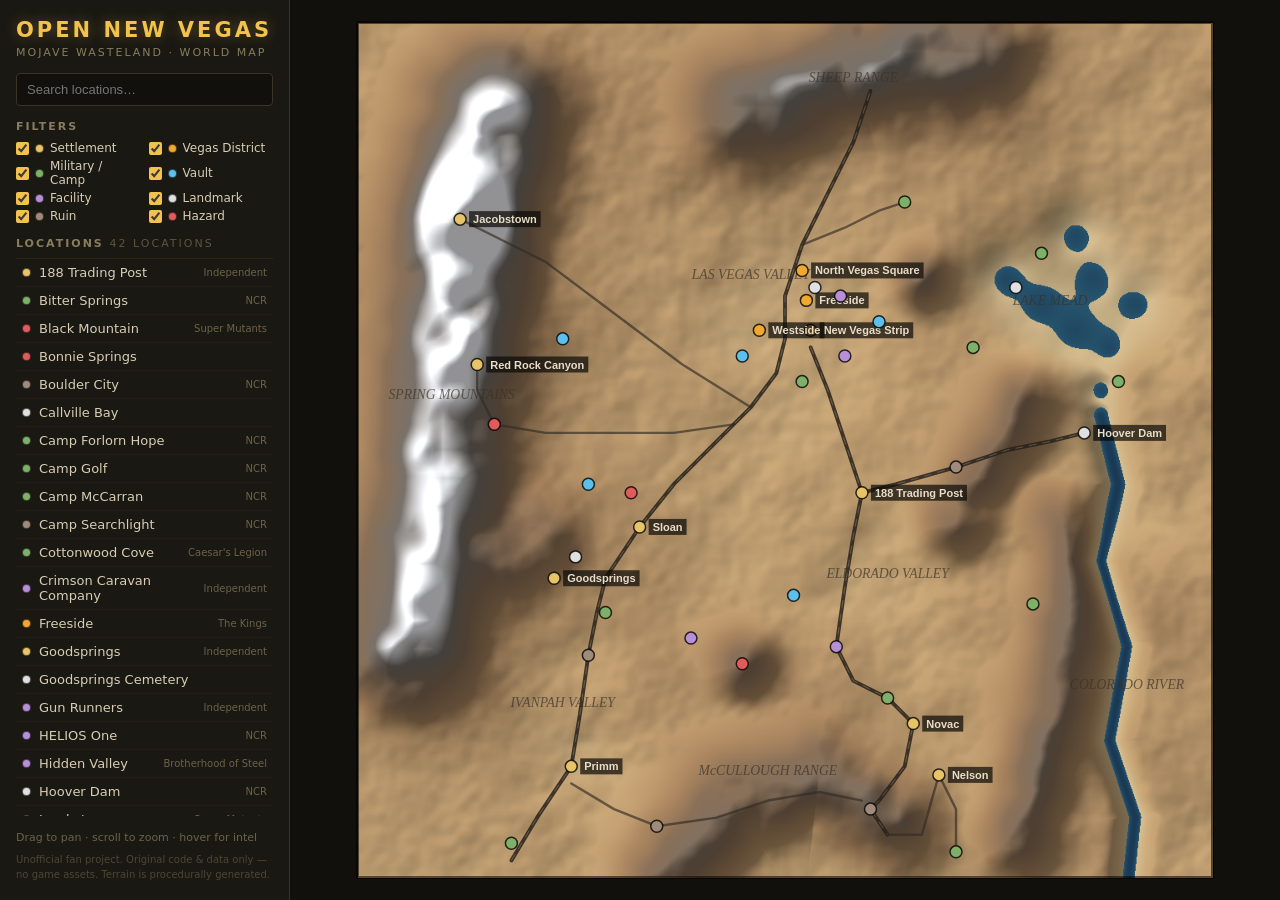
<file: map/index.html>
<!DOCTYPE html>
<html lang="en">
<head>
  <meta charset="UTF-8">
  <meta name="viewport" content="width=device-width, initial-scale=1.0">
  <title>Open New Vegas — Mojave Wasteland Map</title>
  <link rel="stylesheet" href="css/style.css">
</head>
<body>
  <aside id="sidebar">
    <header>
      <h1>OPEN NEW VEGAS</h1>
      <p class="subtitle">Mojave Wasteland · World Map</p>
    </header>

    <input id="search" type="search" placeholder="Search locations…" autocomplete="off">

    <section>
      <h2>Filters</h2>
      <div id="filters"></div>
    </section>

    <section class="grow">
      <h2>Locations <span id="loc-count"></span></h2>
      <ul id="loc-list"></ul>
    </section>

    <footer>
      <p>Drag to pan · scroll to zoom · hover for intel</p>
      <p class="fine">Unofficial fan project. Original code &amp; data only —
      no game assets. Terrain is procedurally generated.</p>
    </footer>
  </aside>

  <main id="map-pane">
    <canvas id="map"></canvas>
    <div id="loading">GENERATING THE MOJAVE…</div>
    <div id="tooltip"></div>
  </main>

  <script src="js/data/locations.js"></script>
  <script src="js/data/roads.js"></script>
  <script src="js/data/regions.js"></script>
  <script src="js/terrain.js"></script>
  <script src="js/main.js"></script>
</body>
</html>
</file>
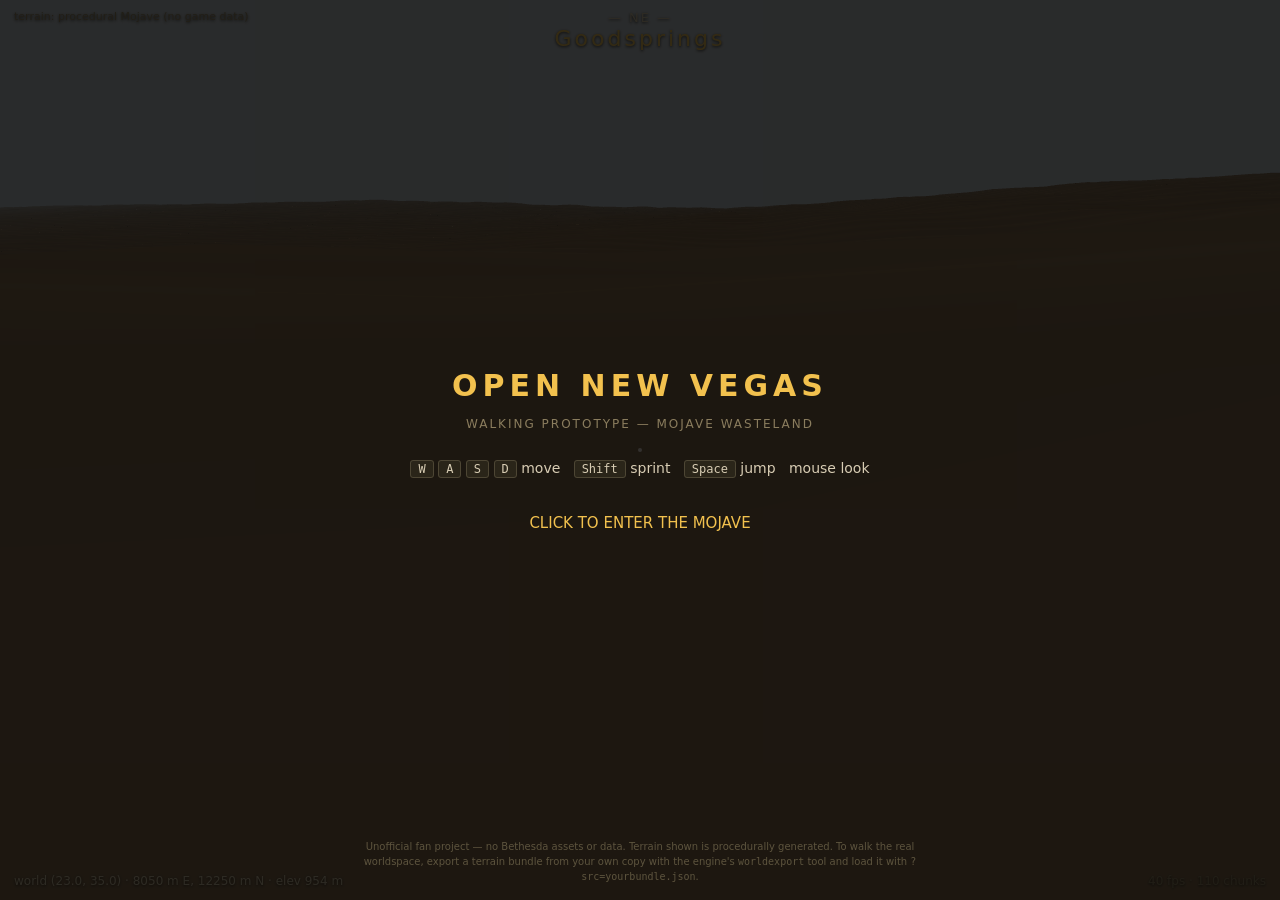
<file: walk/index.html>
<!DOCTYPE html>
<html lang="en">
<head>
  <meta charset="UTF-8">
  <title>Open New Vegas — Walk the Mojave</title>
  <style>
    * { margin: 0; padding: 0; box-sizing: border-box; }
    html, body { height: 100%; overflow: hidden; background: #000;
                 font-family: "Segoe UI", system-ui, sans-serif; }
    #gl { display: block; width: 100%; height: 100%; }

    #hud { position: fixed; inset: 0; pointer-events: none; color: #e8ddc8;
           text-shadow: 0 1px 3px rgba(0,0,0,0.9); }
    #crosshair { position: absolute; top: 50%; left: 50%; width: 4px; height: 4px;
                 margin: -2px; background: rgba(255,255,255,0.85); border-radius: 50%; }
    #pos { position: absolute; left: 14px; bottom: 12px; font-size: 12px;
           color: #cfc4a8; }
    #place { position: absolute; top: 26px; width: 100%; text-align: center;
             font-size: 22px; letter-spacing: 3px; color: #f2c14e;
             opacity: 0; transition: opacity 0.8s; }
    #compass { position: absolute; top: 10px; width: 100%; text-align: center;
               font-size: 13px; letter-spacing: 2px; color: #cfc4a8; }
    #fps { position: absolute; right: 14px; bottom: 12px; font-size: 12px;
           color: #8a7d5e; }

    #overlay { position: fixed; inset: 0; display: flex; flex-direction: column;
               align-items: center; justify-content: center; gap: 14px;
               background: rgba(10, 9, 7, 0.82); color: #d8cdb4; cursor: pointer; }
    #overlay h1 { color: #f2c14e; letter-spacing: 5px; font-size: 30px; }
    #overlay .sub { color: #8a7d5e; letter-spacing: 2px; font-size: 12px;
                    text-transform: uppercase; }
    #overlay .keys { margin-top: 10px; font-size: 14px; line-height: 1.9;
                     text-align: center; }
    #overlay kbd { background: #2a2519; border: 1px solid #4d4634;
                   border-radius: 3px; padding: 1px 7px; font-size: 12px; }
    #overlay .click { margin-top: 18px; color: #f2c14e; font-size: 15px;
                      animation: pulse 1.4s infinite; }
    #overlay .fine { position: absolute; bottom: 16px; font-size: 10px;
                     color: #5d543e; max-width: 640px; text-align: center;
                     line-height: 1.5; padding: 0 20px; }
    @keyframes pulse { 50% { opacity: 0.4; } }
    #srcinfo { position: absolute; left: 14px; top: 10px; font-size: 11px;
               color: #8a7d5e; }
  </style>
</head>
<body>
  <canvas id="gl"></canvas>

  <div id="hud">
    <div id="crosshair"></div>
    <div id="compass"></div>
    <div id="place"></div>
    <div id="pos"></div>
    <div id="fps"></div>
    <div id="srcinfo"></div>
  </div>

  <div id="overlay">
    <h1>OPEN NEW VEGAS</h1>
    <div class="sub">Walking Prototype — Mojave Wasteland</div>
    <div class="keys">
      <kbd>W</kbd> <kbd>A</kbd> <kbd>S</kbd> <kbd>D</kbd> move &nbsp;
      <kbd>Shift</kbd> sprint &nbsp; <kbd>Space</kbd> jump &nbsp; mouse look
    </div>
    <div class="click">CLICK TO ENTER THE MOJAVE</div>
    <div class="fine">
      Unofficial fan project — no Bethesda assets or data. Terrain shown is
      procedurally generated. To walk the real worldspace, export a terrain
      bundle from your own copy with the engine's <code>worldexport</code> tool
      and load it with <code>?src=yourbundle.json</code>.
    </div>
  </div>

  <script src="../map/js/data/locations.js"></script>
  <script src="../map/js/terrain.js"></script>
  <script src="js/walker.js"></script>
</body>
</html>
</file>
<file: map/css/style.css>
* { margin: 0; padding: 0; box-sizing: border-box; }

html, body {
  height: 100%;
  overflow: hidden;
  background: #11100d;
  color: #d8cdb4;
  font-family: "Segoe UI", system-ui, sans-serif;
}

body { display: flex; }

/* ── Sidebar ─────────────────────────────────────────────────────────── */
#sidebar {
  width: 290px;
  flex-shrink: 0;
  height: 100%;
  display: flex;
  flex-direction: column;
  background: #1a1813;
  border-right: 1px solid #3a3426;
  padding: 18px 16px;
  gap: 14px;
}

#sidebar header h1 {
  font-size: 21px;
  letter-spacing: 3px;
  color: #f2c14e;
  text-shadow: 0 0 14px rgba(242, 193, 78, 0.35);
}

.subtitle {
  font-size: 11px;
  letter-spacing: 2px;
  text-transform: uppercase;
  color: #8a7d5e;
  margin-top: 4px;
}

#search {
  width: 100%;
  padding: 8px 10px;
  background: #11100d;
  border: 1px solid #3a3426;
  border-radius: 4px;
  color: #e8ddc8;
  font-size: 13px;
}
#search:focus { outline: 1px solid #f2c14e; }

#sidebar h2 {
  font-size: 11px;
  text-transform: uppercase;
  letter-spacing: 2px;
  color: #8a7d5e;
  margin-bottom: 8px;
}

#loc-count { color: #5d543e; font-weight: normal; }

#filters { display: grid; grid-template-columns: 1fr 1fr; gap: 4px 8px; }

.filter {
  display: flex;
  align-items: center;
  gap: 6px;
  font-size: 12px;
  cursor: pointer;
  user-select: none;
}
.filter input { accent-color: #f2c14e; }

.dot {
  display: inline-block;
  width: 9px;
  height: 9px;
  border-radius: 50%;
  border: 1px solid rgba(0, 0, 0, 0.6);
  flex-shrink: 0;
}

section.grow { flex: 1; min-height: 0; display: flex; flex-direction: column; }

#loc-list {
  list-style: none;
  overflow-y: auto;
  flex: 1;
  border-top: 1px solid #2a2519;
}
#loc-list li {
  display: flex;
  align-items: center;
  gap: 8px;
  padding: 6px 6px;
  font-size: 13px;
  cursor: pointer;
  border-bottom: 1px solid #221e15;
}
#loc-list li:hover { background: #262115; color: #ffe9b0; }
#loc-list li em {
  margin-left: auto;
  font-style: normal;
  font-size: 10px;
  color: #6d6248;
  text-align: right;
}

#sidebar footer { font-size: 11px; color: #6d6248; line-height: 1.5; }
.fine { margin-top: 6px; font-size: 10px; color: #4d4634; }

/* ── Map pane ────────────────────────────────────────────────────────── */
#map-pane { position: relative; flex: 1; height: 100%; }

#map { display: block; width: 100%; height: 100%; cursor: grab; }
#map:active { cursor: grabbing; }

#loading {
  position: absolute;
  top: 50%;
  left: 50%;
  transform: translate(-50%, -50%);
  font-size: 14px;
  letter-spacing: 4px;
  color: #f2c14e;
  animation: pulse 1.2s ease-in-out infinite;
  pointer-events: none;
}
@keyframes pulse { 50% { opacity: 0.35; } }

#tooltip {
  position: fixed;
  display: none;
  max-width: 300px;
  background: rgba(20, 18, 13, 0.96);
  border: 1px solid #f2c14e;
  border-radius: 4px;
  padding: 10px 12px;
  pointer-events: none;
  z-index: 10;
  box-shadow: 0 4px 18px rgba(0, 0, 0, 0.7);
}
#tooltip h3 { font-size: 14px; color: #f2c14e; margin-bottom: 3px; }
#tooltip .meta {
  font-size: 10px;
  text-transform: uppercase;
  letter-spacing: 1px;
  color: #8a7d5e;
  margin-bottom: 6px;
}
#tooltip .meta .real { color: #7fb069; }
#tooltip p { font-size: 12px; line-height: 1.45; color: #d8cdb4; }
</file>
